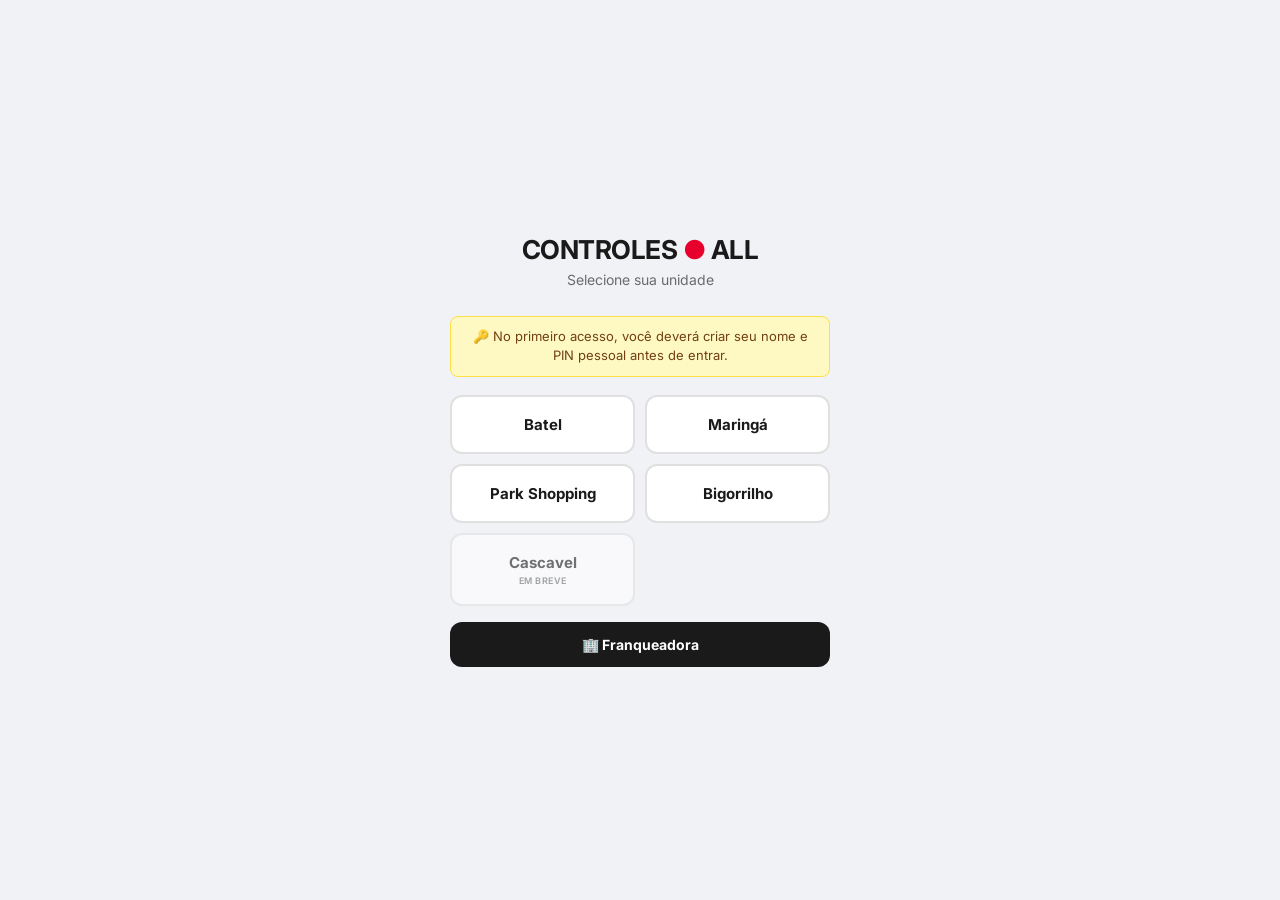
<file: index.html>
<!DOCTYPE html>
<html lang="pt-BR">
<head>
  <meta charset="UTF-8">
  <meta name="viewport" content="width=device-width, initial-scale=1.0, maximum-scale=1.0, user-scalable=no">
  <meta name="apple-mobile-web-app-capable" content="yes">
  <title>Controles All</title>
  <link href="https://fonts.googleapis.com/css2?family=Inter:wght@400;500;600;700&display=swap" rel="stylesheet">
  <link rel="stylesheet" href="inventario.css">
</head>
<body class="login-body">

  <div class="login-container">
    <div class="login-logo">CONTROLES <span>●</span> ALL</div>
    <p class="login-subtitle">Selecione sua unidade</p>

    <div class="login-notice">
      🔑 No primeiro acesso, você deverá criar seu nome e PIN pessoal antes de entrar.
    </div>

    <div class="login-units">
      <button class="login-unit-btn" onclick="selectUnit('batel')">Batel</button>
      <button class="login-unit-btn" onclick="selectUnit('maringa')">Maringá</button>
      <button class="login-unit-btn" onclick="selectUnit('parkshopping')">Park Shopping</button>
      <button class="login-unit-btn" onclick="selectUnit('bigorrilho')">Bigorrilho</button>
      <button class="login-unit-btn login-unit-btn-cascavel" onclick="selectUnit('cascavel')">Cascavel <span class="login-em-breve">Em breve</span></button>
    </div>

    <button class="login-resumo-btn" onclick="selectUnit('global')">🏢 Franqueadora</button>
  </div>

  <!-- Modal: Login com PIN -->
  <div class="inv-overlay" id="pinOverlay">

    <!-- Passo 1: digitar PIN atual -->
    <div class="inv-modal" id="pinModalContent">
      <h2 id="pinTitle">Acesso</h2>
      <p id="pinSubtitle">Digite seu PIN para entrar</p>
      <input class="inv-pin-input" id="pinInput" type="password"
             inputmode="numeric" maxlength="4" autocomplete="off"
             onkeydown="if(event.key==='Enter')doLogin()">
      <button class="inv-modal-btn" onclick="doLogin()">Entrar</button>
      <button class="inv-modal-cancel" onclick="cancelLogin()">↩ Voltar</button>
    </div>

    <!-- Passo 2: criar nome e PIN pessoal (obrigatório se PIN ainda é padrão) -->
    <div class="inv-modal" id="changePinContent" style="display:none">
      <h2 id="changePinTitle">Criar acesso pessoal</h2>
      <p id="changePinSubtitle" style="font-size:13px;color:#666;margin-bottom:16px"></p>
      <div class="nota-field">
        <label>Seu nome</label>
        <input id="newNome" type="text" placeholder="Ex: Bruna" autocomplete="off"
               style="width:100%;padding:10px 12px;border:1.5px solid #e5e7eb;border-radius:8px;font-family:inherit;font-size:15px"
               onkeydown="if(event.key==='Enter')document.getElementById('newPin1').focus()">
      </div>
      <div class="nota-field" style="margin-top:10px">
        <label>Novo PIN (4 dígitos)</label>
        <input class="inv-pin-input" id="newPin1" type="password" inputmode="numeric" maxlength="4" placeholder="••••" autocomplete="off">
      </div>
      <div class="nota-field" style="margin-top:10px">
        <label>Confirmar PIN</label>
        <input class="inv-pin-input" id="newPin2" type="password" inputmode="numeric" maxlength="4" placeholder="••••" autocomplete="off"
               onkeydown="if(event.key==='Enter')saveNewPin()">
      </div>
      <p id="pinChangeError" style="color:#e11d48;font-size:12px;min-height:18px;margin-top:6px"></p>
      <button class="inv-modal-btn" onclick="saveNewPin()">Salvar e Entrar</button>
      <button class="inv-modal-cancel" id="btnSkipPin" onclick="doRedirect()" style="display:none">Agora não</button>
    </div>

  </div>

  <script>
    const SUPABASE_URL = 'https://nhuotdwfzowydrjeyttc.supabase.co';
    const SUPABASE_KEY = 'eyJhbGciOiJIUzI1NiIsInR5cCI6IkpXVCJ9.eyJpc3MiOiJzdXBhYmFzZSIsInJlZiI6Im5odW90ZHdmem93eWRyamV5dHRjIiwicm9sZSI6ImFub24iLCJpYXQiOjE3ODA0MTM2NDAsImV4cCI6MjA5NTk4OTY0MH0.JovSWvkJ5OdX1tauz7sYOuyDIm1Mbcx5gJF8Zb20oe4';

    const DEFAULT_PINS = ['1111','2222','1234'];

    let UNIT_ADMINS = {
      global:       [{ nome: 'Kauê',    pin: '1234' }],
      batel:        [{ nome: 'Admin 1', pin: '1111' }, { nome: 'Admin 2', pin: '2222' }, { nome: 'Kauê', pin: '1234' }],
      maringa:      [{ nome: 'Admin 1', pin: '1111' }, { nome: 'Admin 2', pin: '2222' }],
      parkshopping: [{ nome: 'Admin 1', pin: '1111' }, { nome: 'Admin 2', pin: '2222' }],
      bigorrilho:   [{ nome: 'Admin 1', pin: '1111' }, { nome: 'Admin 2', pin: '2222' }],
      cascavel:     [{ nome: 'Admin 1', pin: '1111' }, { nome: 'Admin 2', pin: '2222' }],
    };
    const UNIT_LABELS = {
      batel:'Batel', maringa:'Maringá', parkshopping:'Park Shopping',
      bigorrilho:'Bigorrilho', cascavel:'Cascavel', global:'Painel Geral'
    };

    let selectedUnit = null;
    let loggedAdmin  = null;

    async function loadPins() {
      try {
        const r = await fetch(
          `${SUPABASE_URL}/rest/v1/inventario_dados?chave=eq.config_pins&select=estado`,
          { headers: { apikey: SUPABASE_KEY, Authorization: `Bearer ${SUPABASE_KEY}` } }
        );
        const rows = await r.json();
        if (rows?.[0]?.estado) Object.assign(UNIT_ADMINS, rows[0].estado);
      } catch(e) {}
    }

    async function savePins() {
      const body = JSON.stringify({ chave: 'config_pins', estado: UNIT_ADMINS });
      await fetch(`${SUPABASE_URL}/rest/v1/inventario_dados`, {
        method: 'POST',
        headers: {
          apikey: SUPABASE_KEY, Authorization: `Bearer ${SUPABASE_KEY}`,
          'Content-Type': 'application/json', Prefer: 'resolution=merge-duplicates'
        },
        body
      });
    }

    loadPins();

    function selectUnit(unit) {
      selectedUnit = unit;
      document.getElementById('pinTitle').textContent = UNIT_LABELS[unit] || unit;
      document.getElementById('pinSubtitle').textContent = 'Digite seu PIN para entrar';
      document.getElementById('pinInput').value = '';
      document.getElementById('pinInput').classList.remove('error');
      showModal('pinModalContent');
      document.getElementById('pinOverlay').classList.add('open');
      setTimeout(() => document.getElementById('pinInput').focus(), 100);
    }

    function doLogin() {
      const pin    = document.getElementById('pinInput').value;
      const admins = UNIT_ADMINS[selectedUnit] || [];
      const admin  = admins.find(a => a.pin === pin);

      if (admin) {
        loggedAdmin = admin;
        const isGlobal = selectedUnit === 'global';
        sessionStorage.setItem('inv_session', JSON.stringify({
          nome: admin.nome, unidade: isGlobal ? null : selectedUnit,
          isAdmin: true, isGlobal
        }));

        const isPinDefault = DEFAULT_PINS.includes(admin.pin);
        if (!isPinDefault) {
          // PIN já personalizado: entra direto
          doRedirect();
          return;
        }

        // PIN padrão: troca obrigatória antes de entrar
        document.getElementById('changePinTitle').textContent = 'Criar acesso pessoal';
        document.getElementById('changePinSubtitle').textContent =
          'Antes de entrar, defina seu nome e escolha um PIN pessoal.';
        document.getElementById('btnSkipPin').style.display = 'none';
        document.getElementById('newNome').value = '';
        document.getElementById('newPin1').value = '';
        document.getElementById('newPin2').value = '';
        document.getElementById('pinChangeError').textContent = '';
        document.getElementById('pinChangeError').style.color = '#e11d48';
        showModal('changePinContent');
        setTimeout(() => document.getElementById('newNome').focus(), 100);
      } else {
        const inp = document.getElementById('pinInput');
        inp.classList.add('error');
        inp.value = '';
        setTimeout(() => inp.classList.remove('error'), 400);
      }
    }

    function doRedirect() {
      const isGlobal = selectedUnit === 'global';
      window.location.href = isGlobal ? 'resumo.html' : 'inventario.html?u=' + selectedUnit;
    }

    async function saveNewPin() {
      const nome = document.getElementById('newNome').value.trim();
      const p1   = document.getElementById('newPin1').value;
      const p2   = document.getElementById('newPin2').value;
      const err  = document.getElementById('pinChangeError');

      if (!nome)                { err.textContent = 'Digite seu nome'; return; }
      if (p1.length < 4)       { err.textContent = 'PIN deve ter 4 dígitos'; return; }
      if (p1 !== p2)           { err.textContent = 'Os PINs não coincidem'; return; }
      if (!/^\d{4}$/.test(p1)) { err.textContent = 'Use apenas números'; return; }
      if (DEFAULT_PINS.includes(p1)) { err.textContent = 'Escolha um PIN diferente do padrão'; return; }

      const admins = UNIT_ADMINS[selectedUnit] || [];
      const idx = admins.findIndex(a => a.nome === loggedAdmin.nome);
      if (idx !== -1) { admins[idx].pin = p1; admins[idx].nome = nome; }

      const session = JSON.parse(sessionStorage.getItem('inv_session') || '{}');
      session.nome = nome;
      sessionStorage.setItem('inv_session', JSON.stringify(session));

      await savePins();
      err.style.color = '#16a34a';
      err.textContent = `Tudo certo, ${nome}! Entrando...`;
      setTimeout(doRedirect, 1000);
    }

    function cancelLogin() {
      document.getElementById('pinOverlay').classList.remove('open');
      selectedUnit = null;
      loggedAdmin  = null;
    }

    function showModal(id) {
      ['pinModalContent','changePinContent'].forEach(m => {
        document.getElementById(m).style.display = m === id ? 'block' : 'none';
      });
    }
  </script>

  <style>
    .login-notice {
      background: #fef9c3;
      border: 1px solid #fde047;
      color: #713f12;
      font-size: 13px;
      line-height: 1.5;
      padding: 10px 14px;
      border-radius: 8px;
      margin-bottom: 18px;
      text-align: center;
    }
  </style>
</body>
</html>
</file>
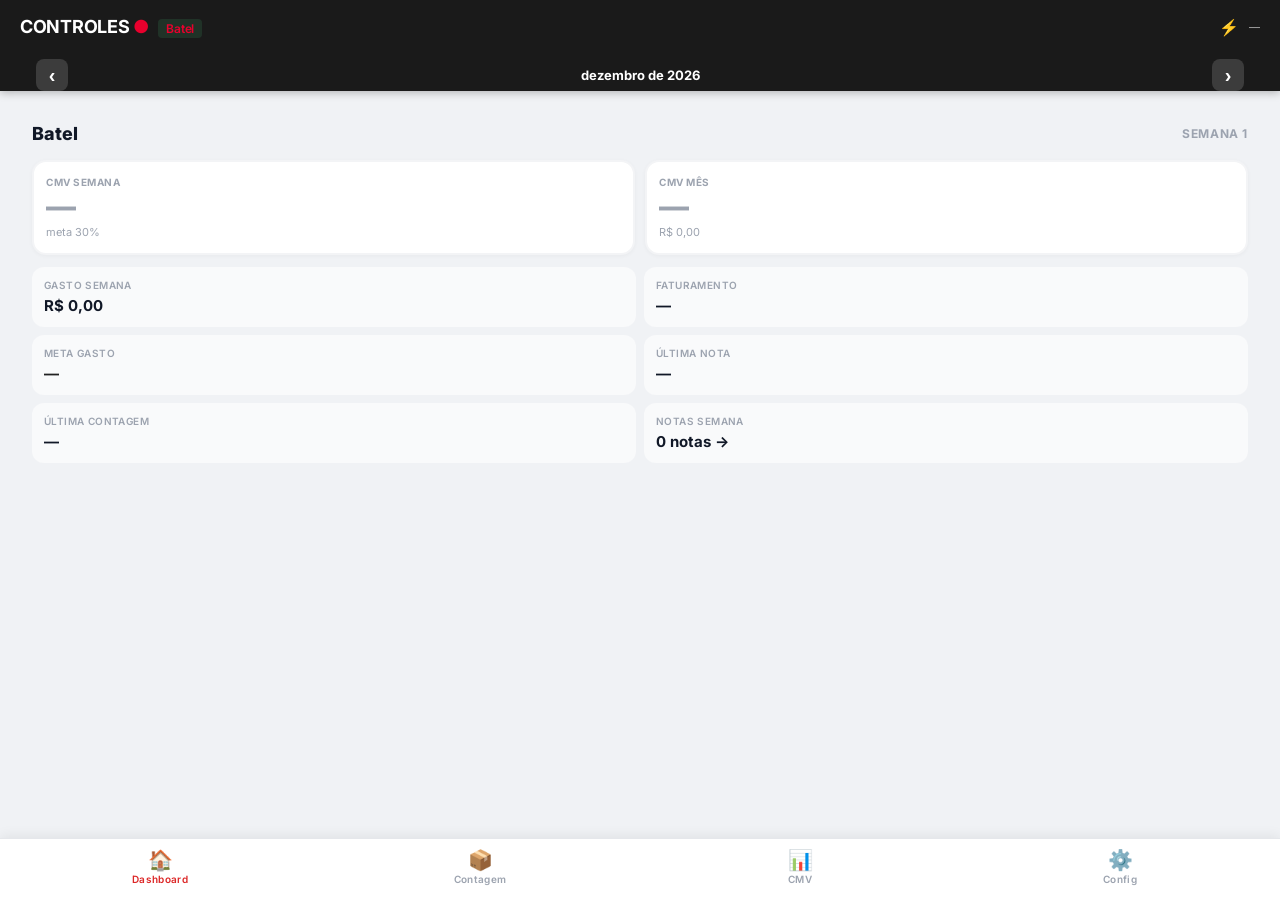
<file: inventario.html>
<!DOCTYPE html>
<html lang="pt-BR">
<head>
  <meta charset="UTF-8">
  <meta name="viewport" content="width=device-width, initial-scale=1.0, maximum-scale=1.0, user-scalable=no">
  <meta name="apple-mobile-web-app-capable" content="yes">
  <meta name="apple-mobile-web-app-status-bar-style" content="black-translucent">
  <title>Controles Estoque</title>
  <link rel="preconnect" href="https://fonts.googleapis.com">
  <link href="https://fonts.googleapis.com/css2?family=Inter:wght@400;500;600;700&display=swap" rel="stylesheet">
  <link rel="stylesheet" href="inventario.css?v=6">
</head>
<body>

  <!-- Header sticky: título + CMV + semanas + tabs -->
  <header class="inv-header">
    <div class="inv-header-top">
      <div class="inv-logo">CONTROLES <span>●</span> <span class="inv-unit-badge" id="invUnitName"></span></div>
      <div style="display:flex;align-items:center;gap:10px">
        <span id="invCloudStatus" title="Status da nuvem" style="font-size:16px;cursor:default">◌</span>
        <div class="inv-saved" id="invSaved">—</div>
        <button id="invLogoutBtn" class="inv-logout-btn-hdr" style="display:none" onclick="logout()">Sair</button>
      </div>
    </div>

    <!-- Seletor de semana (dentro do header) -->
    <div class="inv-week-bar-inner">
      <button class="inv-week-nav-btn" onclick="prevWeek()">‹</button>
      <span id="invWeekLabel" class="inv-week-month-label"></span>
      <button class="inv-week-nav-btn" onclick="nextWeek()">›</button>
    </div>

    <nav class="inv-tabs" id="invTabs">
      <!-- tabs injected by JS -->
    </nav>
    <div class="inv-search-bar">
      <span class="inv-search-icon">🔍</span>
      <input id="invSearch" type="text" placeholder="Pesquisar insumo..."
        autocomplete="off" oninput="filterInventory(this.value)">
      <button id="invSearchClear" onclick="clearInventorySearch()" style="display:none">✕</button>
    </div>
  </header>

  <!-- Modal: Configurar CMV (admin, PIN protegido) -->
  <div class="inv-overlay" id="invCMVConfigOverlay">
    <div class="inv-modal">
      <h2>Configurar CMV</h2>
      <p id="cmvConfigSemRef" style="font-weight:600;color:#444;margin-bottom:16px">—</p>
      <div class="nota-field">
        <label>Faturamento</label>
        <div class="cmv-input-wrap">
          <span class="cmv-prefix">R$</span>
          <input type="number" inputmode="decimal" id="cmvFaturamento" placeholder="0,00" oninput="onCMVConfigChange()">
        </div>
      </div>
      <div class="nota-field">
        <label>Meta CMV (%)</label>
        <div class="cmv-input-wrap">
          <input type="number" inputmode="decimal" id="cmvMetaPct" placeholder="30" min="1" max="100" oninput="onCMVConfigChange()">
          <span class="cmv-suffix">%</span>
        </div>
      </div>
      <div id="cmvConfigResult" class="cmv-meta-result" style="margin-bottom:16px"></div>
      <button class="inv-modal-btn" onclick="closeCMVConfig()">Salvar e Fechar</button>
    </div>
  </div>

  <!-- Views container -->
  <main class="inv-sections" id="invSections">
    <!-- Dashboard view -->
    <div class="inv-view" id="view-dashboard">
      <div id="dashboardContent"></div>
    </div>

    <!-- Contagem view: existing sections injected by JS go here -->
    <div class="inv-view" id="view-contagem" style="display:none">
      <!-- sections injected by JS -->
    </div>

    <!-- CMV view -->
    <div class="inv-view" id="view-cmv" style="display:none">
      <div id="cmvPanel" class="cmv-top-panel"></div>
      <div id="cmvViewContent"></div>
    </div>

    <!-- Config view -->
    <div class="inv-view" id="view-config" style="display:none">
      <div id="configViewContent"></div>
    </div>
  </main>

  <!-- Toast -->
  <div class="inv-toast" id="invToast">Salvo ✓</div>

  <!-- PIN Modal -->
  <div class="inv-overlay" id="invOverlay">
    <div class="inv-modal">
      <h2>Área do Gestor</h2>
      <p>Digite o PIN para acessar o resumo</p>
      <input class="inv-pin-input" id="invPin" type="password"
             inputmode="numeric" maxlength="4" autocomplete="off"
             onkeydown="if(event.key==='Enter')checkPin()">
      <button class="inv-modal-btn" onclick="checkPin()">Entrar</button>
      <button class="inv-modal-cancel" onclick="closePin()">Cancelar</button>
    </div>
  </div>

  <!-- Input oculto para câmera/foto de NF -->
  <input type="file" accept="image/*" capture="environment" id="nfCamera"
         style="display:none" onchange="handleNFPhoto(this)">

  <!-- Modal: Revisão de NF lida por foto -->
  <div class="inv-overlay" id="invNFReviewOverlay">
    <div class="inv-modal nf-review-modal">
      <h2>Leitura de Nota Fiscal</h2>
      <div id="nfReviewLoading" style="text-align:center;padding:24px 0">
        <div class="nf-spinner"></div>
        <p style="margin-top:14px;color:#666;font-size:13px">Lendo a nota com IA...</p>
      </div>
      <div id="nfReviewContent" style="display:none">
        <div class="nota-field">
          <label>Fornecedor</label>
          <input id="nfRevFornecedor" type="text" placeholder="Nome do fornecedor" autocomplete="off"
                 oninput="autoFillLinha('nfRevLinha', this.value)">
        </div>
        <div class="nota-field">
          <label>Linha de produto</label>
          <select id="nfRevLinha" class="inv-select-linha"></select>
        </div>
        <div class="nota-field">
          <label>Data</label>
          <input id="nfRevData" type="date">
        </div>
        <p style="font-size:11px;font-weight:700;color:#6b7280;text-transform:uppercase;letter-spacing:0.5px;margin:12px 0 8px">
          Itens encontrados — selecione o item correspondente
        </p>
        <div style="position:relative;margin-bottom:8px">
          <span style="position:absolute;left:10px;top:50%;transform:translateY(-50%);font-size:14px;color:#9ca3af">🔍</span>
          <input id="nfItemSearch" type="text" placeholder="Pesquisar item..."
            style="width:100%;box-sizing:border-box;padding:8px 10px 8px 32px;border:1.5px solid #e5e7eb;border-radius:8px;font-size:13px;font-family:inherit"
            oninput="renderNFItems()">
        </div>
        <div class="nf-items-list" id="nfItemsList"></div>
        <button class="nf-add-item-btn" onclick="addNFManualItem()">+ Adicionar item</button>
        <div class="nf-total">Total incluído: <strong id="nfTotalConfirmado">R$ 0,00</strong></div>
        <button class="inv-modal-btn" onclick="confirmNFItems()">✓ Confirmar e Salvar</button>
        <button class="inv-modal-cancel" onclick="closeNFReview()">Cancelar</button>
      </div>
    </div>
  </div>

  <!-- Modal: Adicionar Nota Fiscal (mantido para fallback) -->
  <div class="inv-overlay" id="invNotaOverlay">
    <div class="inv-modal">
      <h2>Nota Fiscal</h2>
      <p>Preencha os dados da nota recebida</p>
      <div class="nota-field">
        <label>Fornecedor</label>
        <input id="notaFornecedor" type="text" placeholder="Nome do fornecedor"
               autocomplete="off" oninput="autoFillLinha('notaLinha', this.value)"
               onkeydown="if(event.key==='Enter')document.getElementById('notaValor').focus()">
      </div>
      <div class="nota-field">
        <label>Linha de produto</label>
        <select id="notaLinha" class="inv-select-linha"></select>
      </div>
      <div class="nota-field">
        <label>Valor (R$)</label>
        <input id="notaValor" type="number" inputmode="decimal" placeholder="0,00" min="0" step="0.01"
               onkeydown="if(event.key==='Enter')saveNota()">
      </div>
      <div class="nota-field">
        <label>Data</label>
        <input id="notaData" type="date">
      </div>
      <button class="inv-modal-btn" onclick="saveNota()">Salvar Nota</button>
      <button class="inv-modal-cancel" onclick="closeAddNota()">Cancelar</button>
    </div>
  </div>

  <!-- Modal: Adicionar Item (admin) -->
  <div class="inv-overlay" id="invAddItemOverlay">
    <div class="inv-modal">
      <h2>Incluir Insumo</h2>
      <p id="addItemGroupLabel" style="font-weight:600;color:#444">Grupo: —</p>
      <div class="nota-field">
        <label>Nome do insumo</label>
        <input id="addItemName" type="text" placeholder="Ex: Molho Pomodoro"
               autocomplete="off" onkeydown="if(event.key==='Enter')document.getElementById('addItemUnit').focus()">
      </div>
      <div class="nota-field">
        <label>Unidade</label>
        <input id="addItemUnit" type="text" placeholder="un, kg, lt, cx, pct..."
               autocomplete="off" onkeydown="if(event.key==='Enter')saveNewItem()">
      </div>
      <button class="inv-modal-btn" onclick="saveNewItem()">Incluir Insumo</button>
      <button class="inv-modal-cancel" onclick="closeAddItem()">Cancelar</button>
    </div>
  </div>

  <!-- Modal: Gerenciar Linhas de Produto (admin) -->
  <div class="inv-overlay" id="invLinhasOverlay">
    <div class="inv-modal">
      <h2>Linhas de Produto</h2>
      <p style="font-size:13px;color:#666;margin-bottom:14px">Categorias para classificar suas notas fiscais.</p>
      <div id="linhasList" style="margin-bottom:12px"></div>
      <div style="display:flex;gap:8px">
        <input id="novaLinhaInput" type="text" placeholder="Nova linha..." autocomplete="off"
               style="flex:1;padding:9px 12px;border:1.5px solid #e5e7eb;border-radius:8px;font-family:inherit;font-size:14px"
               onkeydown="if(event.key==='Enter')addLinha()">
        <button class="inv-modal-btn" style="flex:0;padding:9px 16px" onclick="addLinha()">+ Adicionar</button>
      </div>
      <button class="inv-modal-cancel" onclick="closeLinhas()" style="margin-top:12px">Fechar</button>
    </div>
  </div>

  <!-- Modal: Configurar chave Gemini (admin) -->
  <div class="inv-overlay" id="invGeminiKeyOverlay">
    <div class="inv-modal">
      <h2>Chave Gemini (IA)</h2>
      <p style="font-size:13px;color:#666;margin-bottom:16px">A chave fica salva só neste dispositivo e nunca vai para o código.</p>
      <div class="nota-field">
        <label>API Key</label>
        <input id="geminiKeyInput" type="text" placeholder="AQ.Ab... ou AIzaSy..."
               autocomplete="off" style="font-size:13px;font-family:monospace"
               onkeydown="if(event.key==='Enter')saveGeminiKey()">
      </div>
      <div id="geminiKeyTestResult" style="display:none;margin:8px 0;padding:10px;background:#fef2f2;border:1px solid #fca5a5;border-radius:8px;font-size:11px;font-family:monospace;color:#7f1d1d;word-break:break-all;white-space:pre-wrap"></div>
      <div style="display:flex;gap:8px;margin-top:4px">
        <button id="btnTestGeminiKey" class="inv-modal-cancel" style="flex:1" onclick="testGeminiKey()">🔍 Testar chave</button>
        <button class="inv-modal-btn" style="flex:1" onclick="saveGeminiKey()">Salvar Chave</button>
      </div>
      <button class="inv-modal-cancel" onclick="closeGeminiKeyModal()" style="margin-top:8px">Cancelar</button>
    </div>
  </div>

  <!-- Modal: Editar nota -->
  <div class="inv-overlay" id="invEditNotaOverlay">
    <div class="inv-modal">
      <h2>Editar Nota</h2>
      <input type="hidden" id="editNotaId">
      <div class="nota-field">
        <label>Fornecedor</label>
        <input id="editNotaFornecedor" type="text" autocomplete="off"
               style="width:100%;padding:10px 12px;border:1.5px solid #e5e7eb;border-radius:8px;font-family:inherit;font-size:15px">
      </div>
      <div class="nota-field" style="margin-top:10px">
        <label>Linha de produto</label>
        <select id="editNotaLinha" class="inv-select-linha"></select>
      </div>
      <div class="nota-field" style="margin-top:10px">
        <label>Valor (R$)</label>
        <input id="editNotaValor" type="number" inputmode="decimal" step="0.01"
               style="width:100%;padding:10px 12px;border:1.5px solid #e5e7eb;border-radius:8px;font-family:inherit;font-size:15px"
               onkeydown="if(event.key==='Enter')saveEditNota()">
      </div>
      <div class="nota-field" style="margin-top:10px">
        <label>Data</label>
        <input id="editNotaData" type="date"
               style="width:100%;padding:10px 12px;border:1.5px solid #e5e7eb;border-radius:8px;font-family:inherit;font-size:15px">
      </div>
      <button class="inv-modal-btn" style="margin-top:14px" onclick="saveEditNota()">Salvar</button>
      <button class="inv-modal-cancel" onclick="closeEditNota()">Cancelar</button>
    </div>
  </div>

  <!-- Modal: Cadastrar insumo a partir de NF -->
  <div class="inv-overlay" id="invNFAddItemOverlay">
    <div class="inv-modal">
      <h2>Cadastrar Insumo</h2>
      <input type="hidden" id="nfAddItemId">
      <div class="nota-field">
        <label>Nome do insumo</label>
        <input id="nfAddItemName" type="text" placeholder="Nome" autocomplete="off"
               style="width:100%;padding:10px 12px;border:1.5px solid #e5e7eb;border-radius:8px;font-family:inherit;font-size:15px">
      </div>
      <div class="nota-field" style="margin-top:10px">
        <label>Seção</label>
        <select id="nfAddItemSection" class="inv-select-linha" onchange="updateNFAddGroups()"></select>
      </div>
      <div class="nota-field" style="margin-top:10px">
        <label>Grupo</label>
        <select id="nfAddItemGroup" class="inv-select-linha"></select>
      </div>
      <div class="nota-field" style="margin-top:10px">
        <label>Unidade</label>
        <input id="nfAddItemUnit" type="text" placeholder="un, kg, lt, cx..." autocomplete="off"
               style="width:100%;padding:10px 12px;border:1.5px solid #e5e7eb;border-radius:8px;font-family:inherit;font-size:15px"
               onkeydown="if(event.key==='Enter')saveNFAddItem()">
      </div>
      <button class="inv-modal-btn" style="margin-top:14px" onclick="saveNFAddItem()">Salvar e Vincular</button>
      <button class="inv-modal-cancel" onclick="closeNFAddItem()">Cancelar</button>
    </div>
  </div>

  <!-- Modal: Trocar PIN (admin) -->
  <div class="inv-overlay" id="invTrocarPinOverlay">
    <div class="inv-modal">
      <h2>Trocar meu PIN</h2>
      <p style="font-size:13px;color:#666;margin-bottom:16px">Defina seu nome e PIN pessoal</p>
      <div class="nota-field">
        <label>Seu nome</label>
        <input id="tpNome" type="text" placeholder="Ex: Bruna" autocomplete="off"
               style="width:100%;padding:10px 12px;border:1.5px solid #e5e7eb;border-radius:8px;font-family:inherit;font-size:15px"
               onkeydown="if(event.key==='Enter')document.getElementById('tpPin1').focus()">
      </div>
      <div class="nota-field" style="margin-top:10px">
        <label>Novo PIN (4 dígitos)</label>
        <input class="inv-pin-input" id="tpPin1" type="password" inputmode="numeric" maxlength="4" placeholder="••••" autocomplete="off">
      </div>
      <div class="nota-field" style="margin-top:10px">
        <label>Confirmar PIN</label>
        <input class="inv-pin-input" id="tpPin2" type="password" inputmode="numeric" maxlength="4" placeholder="••••" autocomplete="off"
               onkeydown="if(event.key==='Enter')saveTrocarPin()">
      </div>
      <p id="tpError" style="color:#e11d48;font-size:12px;min-height:18px;margin-top:6px"></p>
      <button class="inv-modal-btn" onclick="saveTrocarPin()">Salvar</button>
      <button class="inv-modal-cancel" onclick="closeTrocarPin()">Cancelar</button>
    </div>
  </div>

  <!-- Bottom Navigation Bar -->
  <nav class="app-bottom-nav" id="appBottomNav">
    <button class="app-nav-item active" data-view="dashboard" onclick="switchView('dashboard')">
      <span class="app-nav-icon">🏠</span>
      <span class="app-nav-label">Dashboard</span>
    </button>
    <button class="app-nav-item" data-view="contagem" onclick="switchView('contagem')">
      <span class="app-nav-icon">📦</span>
      <span class="app-nav-label">Contagem</span>
    </button>
    <button class="app-nav-item" data-view="cmv" onclick="switchView('cmv')">
      <span class="app-nav-icon">📊</span>
      <span class="app-nav-label">CMV</span>
    </button>
    <button class="app-nav-item" data-view="config" onclick="switchView('config')">
      <span class="app-nav-icon">⚙️</span>
      <span class="app-nav-label">Config</span>
    </button>
  </nav>

  <script src="inventario.js?v=6"></script>
</body>
</html>
</file>
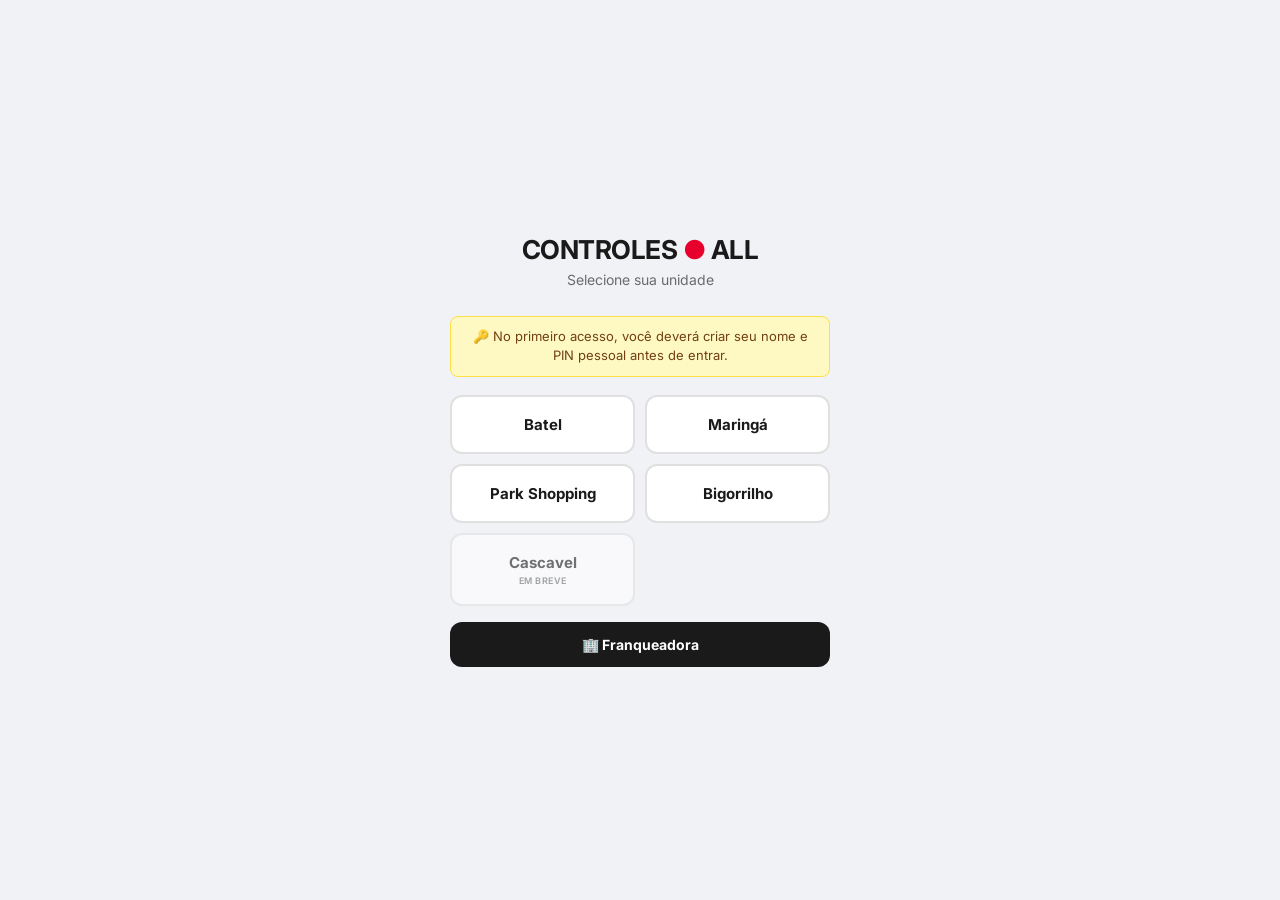
<file: resumo.html>
<!DOCTYPE html>
<html lang="pt-BR">
<head>
  <meta charset="UTF-8">
  <meta name="viewport" content="width=device-width, initial-scale=1.0, maximum-scale=1.0, user-scalable=no">
  <meta name="apple-mobile-web-app-capable" content="yes">
  <title>Franqueadora — Controles All</title>
  <link href="https://fonts.googleapis.com/css2?family=Inter:wght@400;500;600;700&display=swap" rel="stylesheet">
  <link rel="stylesheet" href="inventario.css">
  <style>
    *, *::before, *::after { box-sizing: border-box; margin: 0; padding: 0; }
    body { background: #f1f5f9; font-family: 'Inter', sans-serif; }

    /* ── Header ── */
    .r-header {
      background: #1e293b; color: #fff;
      display: flex; align-items: center; justify-content: space-between;
      padding: 14px 16px;
      position: sticky; top: 0; z-index: 10;
    }
    .r-logo { font-size: 14px; font-weight: 700; letter-spacing: .8px; }
    .r-logo span { color: #4ade80; }
    .r-logout { background: rgba(255,255,255,.12); border: none; color: #fff;
      font-size: 13px; padding: 5px 12px; border-radius: 6px; cursor: pointer; }

    /* ── Main ── */
    .r-main { padding: 14px 12px 32px; max-width: 900px; margin: 0 auto; }

    /* ── Título de seção ── */
    .r-section { font-size: 10px; font-weight: 700; color: #94a3b8;
      text-transform: uppercase; letter-spacing: .7px; margin: 16px 0 8px; }

    /* ── Card resumo geral (topo) ── */
    .r-summary {
      background: #1e293b; border-radius: 14px; padding: 16px;
      display: grid; grid-template-columns: 1fr 1fr; gap: 10px;
      margin-bottom: 6px;
    }
    .r-sum-block { background: rgba(255,255,255,.07); border-radius: 10px; padding: 12px 14px; }
    .r-sum-title { font-size: 10px; font-weight: 700; color: #94a3b8;
      text-transform: uppercase; letter-spacing: .6px; margin-bottom: 6px; }
    .r-sum-big { font-size: 26px; font-weight: 800; line-height: 1; }
    .r-sum-sub { font-size: 11px; color: #94a3b8; margin-top: 4px; }
    .r-sum-row { display: flex; gap: 10px; margin-top: 8px; }
    .r-sum-item { flex: 1; }
    .r-sum-item-label { font-size: 9px; color: #64748b; text-transform: uppercase; font-weight: 600; }
    .r-sum-item-val   { font-size: 13px; font-weight: 700; color: #e2e8f0; }

    /* ── Card de unidade ── */
    .r-unit-card {
      background: #fff; border-radius: 14px;
      border: 1px solid #e2e8f0; margin-bottom: 10px; overflow: hidden;
    }
    .r-unit-head {
      display: flex; align-items: center; justify-content: space-between;
      padding: 12px 14px 10px; border-bottom: 1px solid #f1f5f9;
    }
    .r-unit-nome { font-size: 15px; font-weight: 700; color: #1e293b; }
    .r-unit-link { font-size: 12px; color: #3b82f6; font-weight: 600; text-decoration: none; }

    /* ── CMV Mensal destaque ── */
    .r-monthly {
      display: flex; align-items: center; justify-content: space-between;
      padding: 10px 14px; background: #f8fafc; border-bottom: 1px solid #f1f5f9;
    }
    .r-monthly-left { }
    .r-monthly-label { font-size: 10px; font-weight: 700; color: #64748b; text-transform: uppercase; }
    .r-monthly-sub   { font-size: 10px; color: #94a3b8; margin-top: 1px; }
    .r-monthly-nums  { display: flex; align-items: baseline; gap: 8px; }
    .r-monthly-real  { font-size: 22px; font-weight: 800; }
    .r-monthly-meta  { font-size: 12px; color: #94a3b8; }

    /* ── Semanas ── */
    .r-weeks { padding: 10px 14px 14px; }
    .r-weeks-title { font-size: 10px; font-weight: 700; color: #64748b;
      text-transform: uppercase; letter-spacing: .5px; margin-bottom: 8px; }
    .r-week-row { margin-bottom: 8px; }
    .r-week-row:last-child { margin-bottom: 0; }
    .r-week-info {
      display: flex; justify-content: space-between; align-items: center;
      margin-bottom: 3px;
    }
    .r-week-name { font-size: 11px; font-weight: 600; color: #475569; }
    .r-week-stats { display: flex; gap: 10px; }
    .r-week-stat  { font-size: 11px; color: #64748b; }
    .r-week-stat strong { color: #1e293b; }
    .r-week-bar-bg { height: 6px; background: #e2e8f0; border-radius: 3px; overflow: hidden; }
    .r-week-bar-fill { height: 100%; border-radius: 3px; transition: width .4s; }
    .r-week-empty { font-size: 11px; color: #cbd5e1; font-style: italic; }

    /* ── Datas ── */
    .r-dates {
      display: flex; gap: 6px;
      padding: 8px 14px 12px; border-top: 1px solid #f1f5f9;
    }
    .r-date-chip { flex: 1; background: #f8fafc; border-radius: 8px; padding: 6px 8px; }
    .r-date-chip.alert { background: #fef2f2; }
    .r-date-chip.good  { background: #f0fdf4; }
    .r-date-label { font-size: 9px; font-weight: 700; color: #64748b; text-transform: uppercase; }
    .r-date-val   { font-size: 12px; font-weight: 700; color: #1e293b; margin-top: 2px; }
    .r-date-val.old { color: #ef4444; }
    .r-date-val.ok  { color: #16a34a; }
    .r-date-sub   { font-size: 9px; color: #94a3b8; }

    /* ── Sem dados ── */
    .r-no-data { padding: 12px 14px; color: #94a3b8; font-size: 12px; }

    @media (max-width: 480px) {
      .r-summary { grid-template-columns: 1fr; }
      .r-week-stats { gap: 6px; }
    }
  </style>
</head>
<body>

  <div class="r-header">
    <div class="r-logo">CONTROLES <span>●</span> ALL &nbsp;·&nbsp; Franqueadora</div>
    <button class="r-logout" onclick="logout()">Sair</button>
  </div>

  <main class="r-main">
    <div id="unitsBlock">
      <p style="color:#94a3b8;text-align:center;padding:32px 0">Carregando...</p>
    </div>
  </main>

  <script>
    const SUPABASE_URL = 'https://nhuotdwfzowydrjeyttc.supabase.co';
    const SUPABASE_KEY = 'eyJhbGciOiJIUzI1NiIsInR5cCI6IkpXVCJ9.eyJpc3MiOiJzdXBhYmFzZSIsInJlZiI6Im5odW90ZHdmem93eWRyamV5dHRjIiwicm9sZSI6ImFub24iLCJpYXQiOjE3ODA0MTM2NDAsImV4cCI6MjA5NTk4OTY0MH0.JovSWvkJ5OdX1tauz7sYOuyDIm1Mbcx5gJF8Zb20oe4';
    const UNITS       = ['batel','maringa','parkshopping','bigorrilho','cascavel'];
    const UNIT_LABELS = { batel:'Batel', maringa:'Maringá', parkshopping:'Park Shopping', bigorrilho:'Bigorrilho', cascavel:'Cascavel' };

    let session = null;
    try { session = JSON.parse(sessionStorage.getItem('inv_session') || 'null'); } catch(e) {}
    if (!session || !session.isGlobal) { window.location.href = 'index.html'; }

    function logout() { sessionStorage.removeItem('inv_session'); window.location.href = 'index.html'; }

    /* ── Helpers ── */
    function fmtR(n) {
      if (n == null || isNaN(n)) return '—';
      return 'R$ ' + Number(n).toLocaleString('pt-BR', { minimumFractionDigits: 0, maximumFractionDigits: 0 });
    }
    function fmtDate(iso) {
      if (!iso) return '—';
      const d = new Date(iso);
      if (isNaN(d)) return '—';
      return d.toLocaleDateString('pt-BR', { day:'2-digit', month:'2-digit' });
    }
    function daysSince(iso) {
      if (!iso) return null;
      return Math.floor((Date.now() - new Date(iso).getTime()) / 86400000);
    }
    function cmvColor(real, meta) {
      if (real == null) return '#94a3b8';
      const r = real / (meta || 30);
      return r >= 1 ? '#ef4444' : r >= 0.85 ? '#f59e0b' : '#22c55e';
    }

    /* ── Calcula métricas por unidade ── */
    function calcUnit(data) {
      const cmv = data?.cmv || {};
      const weeks = [];
      let monthFat = 0, monthGasto = 0, monthCount = 0, monthMetaSum = 0;

      for (let w = 1; w <= 4; w++) {
        const d     = cmv['semana_' + w] || {};
        const fat   = d.faturamento || 0;
        const meta  = d.meta_pct || 30;
        const notas = d.notas || [];
        const gasto = notas.reduce((s, n) => s + (n.valor || 0), 0);
        const real  = fat > 0 ? (gasto / fat) * 100 : null;
        const metaV = fat > 0 ? fat * meta / 100 : null;
        const prog  = metaV ? Math.min(gasto / metaV * 100, 100) : 0;
        weeks.push({ w, fat, meta, gasto, real, metaV, prog, notas });
        if (fat > 0) {
          monthFat   += fat;
          monthGasto += gasto;
          monthMetaSum += meta;
          monthCount++;
        }
      }

      const monthReal = monthFat > 0 ? (monthGasto / monthFat) * 100 : null;
      const monthMeta = monthCount > 0 ? monthMetaSum / monthCount : 30;

      // Última NF
      let lastNF = null;
      for (const wk of weeks) {
        for (const n of wk.notas) {
          if (n.data && (!lastNF || n.data > lastNF)) lastNF = n.data;
        }
      }

      return { weeks, monthReal, monthMeta, monthCount, monthFat, monthGasto,
               lastNF, lastCount: data?.lastCountDate || null };
    }

    /* ── Card de unidade ── */
    function unitCard(unit, data) {
      const label = UNIT_LABELS[unit];
      const m     = calcUnit(data);

      const monthColor = cmvColor(m.monthReal, m.monthMeta);

      // Mensal
      const monthHtml = m.monthCount > 0 ? `
        <div class="r-monthly">
          <div class="r-monthly-left">
            <div class="r-monthly-label">CMV Mensal</div>
            <div class="r-monthly-sub">${m.monthCount} sem. com faturamento · Gasto ${fmtR(m.monthGasto)}</div>
          </div>
          <div class="r-monthly-nums">
            <span class="r-monthly-real" style="color:${monthColor}">${m.monthReal.toFixed(1)}%</span>
            <span class="r-monthly-meta">meta ${m.monthMeta.toFixed(0)}%</span>
          </div>
        </div>` : `<div class="r-no-data">Sem faturamento registrado</div>`;

      // Semanas
      const weeksHtml = m.weeks.map(wk => {
        if (wk.fat === 0) return `
          <div class="r-week-row">
            <div class="r-week-info">
              <span class="r-week-name">Sem. ${wk.w}</span>
              <span class="r-week-empty">sem faturamento</span>
            </div>
          </div>`;
        const col = cmvColor(wk.real, wk.meta);
        return `
          <div class="r-week-row">
            <div class="r-week-info">
              <span class="r-week-name">Sem. ${wk.w}</span>
              <div class="r-week-stats">
                <span class="r-week-stat">Gasto <strong>${fmtR(wk.gasto)}</strong></span>
                <span class="r-week-stat">CMV <strong style="color:${col}">${wk.real.toFixed(1)}%</strong> <span style="color:#94a3b8">/ ${wk.meta}%</span></span>
              </div>
            </div>
            <div class="r-week-bar-bg">
              <div class="r-week-bar-fill" style="width:${wk.prog.toFixed(1)}%;background:${col}"></div>
            </div>
          </div>`;
      }).join('');

      // Datas
      const nfDays  = m.lastNF  ? daysSince(m.lastNF + 'T12:00:00') : null;
      const cntDays = daysSince(m.lastCount);
      const nfChip  = nfDays  != null && nfDays  > 14 ? 'alert' : nfDays  != null ? 'good' : '';
      const cntChip = cntDays != null && cntDays > 10 ? 'alert' : cntDays != null ? 'good' : '';
      const nfCls   = nfDays  != null && nfDays  > 14 ? 'old' : nfDays  != null ? 'ok' : '';
      const cntCls  = cntDays != null && cntDays > 10 ? 'old' : cntDays != null ? 'ok' : '';

      return `
        <div class="r-unit-card">
          <div class="r-unit-head">
            <span class="r-unit-nome">${label}</span>
            <a class="r-unit-link" href="inventario.html?u=${unit}">Abrir →</a>
          </div>
          ${monthHtml}
          <div class="r-weeks">
            <div class="r-weeks-title">Acompanhamento semanal</div>
            ${weeksHtml}
          </div>
          <div class="r-dates">
            <div class="r-date-chip ${nfChip}">
              <div class="r-date-label">Última NF</div>
              <div class="r-date-val ${nfCls}">${m.lastNF ? fmtDate(m.lastNF + 'T12:00:00') : '—'}</div>
              <div class="r-date-sub">${nfDays != null ? nfDays + ' dias atrás' : 'sem registro'}</div>
            </div>
            <div class="r-date-chip ${cntChip}">
              <div class="r-date-label">Última Contagem</div>
              <div class="r-date-val ${cntCls}">${m.lastCount ? fmtDate(m.lastCount) : '—'}</div>
              <div class="r-date-sub">${cntDays != null ? cntDays + ' dias atrás' : 'sem registro'}</div>
            </div>
          </div>
        </div>`;
    }

    /* ── Card resumo geral ── */
    function summaryCard(allData) {
      let totFat = 0, totGasto = 0, metaSum = 0, metaCount = 0;
      const weekTotals = [1,2,3,4].map(w => ({ w, fat: 0, gasto: 0, meta: 0, count: 0 }));

      for (const { data } of allData) {
        const cmv = data?.cmv || {};
        for (let w = 1; w <= 4; w++) {
          const d = cmv['semana_' + w] || {};
          if (!d.faturamento) continue;
          const gasto = (d.notas || []).reduce((s, n) => s + (n.valor || 0), 0);
          totFat   += d.faturamento;
          totGasto += gasto;
          metaSum  += d.meta_pct || 30;
          metaCount++;
          weekTotals[w-1].fat   += d.faturamento;
          weekTotals[w-1].gasto += gasto;
          weekTotals[w-1].meta  += (d.meta_pct || 30);
          weekTotals[w-1].count++;
        }
      }

      const realMensal = totFat > 0 ? (totGasto / totFat) * 100 : null;
      const metaMensal = metaCount > 0 ? metaSum / metaCount : 30;
      const col        = cmvColor(realMensal, metaMensal);

      const weeksHtml = weekTotals.map(wk => {
        if (wk.fat === 0) return `
          <div class="r-week-row">
            <div class="r-week-info">
              <span class="r-week-name" style="color:#94a3b8">Sem. ${wk.w}</span>
              <span class="r-week-empty" style="color:#475569">sem dados</span>
            </div>
          </div>`;
        const real = (wk.gasto / wk.fat) * 100;
        const meta = wk.meta / wk.count;
        const prog = Math.min(wk.gasto / (wk.fat * meta / 100) * 100, 100);
        const c    = cmvColor(real, meta);
        return `
          <div class="r-week-row">
            <div class="r-week-info">
              <span class="r-week-name" style="color:#e2e8f0">Sem. ${wk.w} · ${wk.count} unid.</span>
              <div class="r-week-stats">
                <span class="r-week-stat" style="color:#94a3b8">Fat. <strong style="color:#cbd5e1">${fmtR(wk.fat)}</strong></span>
                <span class="r-week-stat" style="color:#94a3b8">Gasto <strong style="color:#cbd5e1">${fmtR(wk.gasto)}</strong></span>
                <span class="r-week-stat" style="color:#94a3b8">CMV <strong style="color:${c}">${real.toFixed(1)}%</strong> <span style="color:#475569">/ ${meta.toFixed(0)}%</span></span>
              </div>
            </div>
            <div class="r-week-bar-bg" style="background:rgba(255,255,255,.1)">
              <div class="r-week-bar-fill" style="width:${prog.toFixed(1)}%;background:${c}"></div>
            </div>
          </div>`;
      }).join('');

      return `
        <p class="r-section" style="margin-top:4px">Resumo Geral</p>
        <div style="background:#1e293b;border-radius:14px;padding:16px;margin-bottom:4px">
          <div style="display:flex;align-items:center;justify-content:space-between;margin-bottom:14px">
            <div>
              <div style="font-size:10px;font-weight:700;color:#94a3b8;text-transform:uppercase;letter-spacing:.6px">CMV Mensal Consolidado</div>
              <div style="font-size:10px;color:#64748b;margin-top:2px">Fat. ${fmtR(totFat)} · Gasto ${fmtR(totGasto)}</div>
            </div>
            <div style="text-align:right">
              <div style="font-size:28px;font-weight:800;color:${col};line-height:1">${realMensal != null ? realMensal.toFixed(1)+'%' : '—'}</div>
              <div style="font-size:11px;color:#64748b">meta ${metaMensal.toFixed(0)}%</div>
            </div>
          </div>
          <div style="font-size:10px;font-weight:700;color:#475569;text-transform:uppercase;letter-spacing:.5px;margin-bottom:8px">Semanal por rede</div>
          ${weeksHtml}
        </div>`;
    }

    /* ── Render ── */
    async function loadUnit(unit) {
      try {
        const res = await fetch(
          `${SUPABASE_URL}/rest/v1/inventario_dados?chave=eq.dados_${unit}&select=estado`,
          { headers: { apikey: SUPABASE_KEY, Authorization: `Bearer ${SUPABASE_KEY}` } }
        );
        const rows = await res.json();
        return rows.length ? rows[0].estado : null;
      } catch(e) { return null; }
    }

    async function render() {
      const allData = await Promise.all(UNITS.map(u => loadUnit(u).then(d => ({ unit: u, data: d }))));
      document.getElementById('unitsBlock').innerHTML = allData.map(({ unit, data }) => unitCard(unit, data)).join('');
    }

    document.addEventListener('DOMContentLoaded', render);
  </script>
</body>
</html>
</file>
<file: inventario.css>
/* ── Reset & Tokens ─────────────────────────────────────────── */
*, *::before, *::after { box-sizing: border-box; margin: 0; padding: 0; }

:root {
  --red:       #E8002D;
  --red-dark:  #B5001F;
  --dark:      #1A1A1A;
  --text:      #222222;
  --muted:     #6B6B6B;
  --bg:        #F0F2F5;
  --card:      #FFFFFF;
  --border:    #E0E0E0;
  --green:     #1A7F3C;
  --orange:    #D4600A;
  --radius:    10px;
  --shadow:    0 2px 10px rgba(0,0,0,0.07);
}

body {
  font-family: 'Inter', sans-serif;
  background: var(--bg);
  color: var(--text);
  min-height: 100vh;
  padding-bottom: 60px;
  -webkit-text-size-adjust: 100%;
}

/* ── Header ─────────────────────────────────────────────────── */
.inv-header {
  background: var(--dark);
  color: #fff;
  padding: 16px 20px 0;
  position: sticky;
  top: 0;
  z-index: 100;
  box-shadow: 0 2px 8px rgba(0,0,0,0.25);
}

.inv-header-top {
  display: flex;
  align-items: center;
  justify-content: space-between;
  margin-bottom: 14px;
}

.inv-logo {
  font-size: 18px;
  font-weight: 700;
  letter-spacing: -0.3px;
}

.inv-logo span {
  color: var(--red);
}

.inv-saved {
  font-size: 11px;
  color: #aaa;
}

/* ── Tab Bar ─────────────────────────────────────────────────── */
.inv-tabs {
  display: flex;
  gap: 4px;
  overflow-x: auto;
  scroll-snap-type: x mandatory;
  -webkit-overflow-scrolling: touch;
  scrollbar-width: none;
  padding-bottom: 0;
}

.inv-tabs::-webkit-scrollbar { display: none; }

.inv-search-bar {
  display: flex;
  align-items: center;
  gap: 6px;
  padding: 6px 12px;
  background: #f9fafb;
  border-top: 1px solid var(--border);
}
.inv-search-bar .inv-search-icon { font-size: 13px; flex-shrink: 0; }
.inv-search-bar input {
  flex: 1;
  border: 1.5px solid var(--border);
  border-radius: 8px;
  padding: 6px 10px;
  font-size: 13px;
  font-family: inherit;
  background: #fff;
  color: var(--text);
  min-width: 0;
}
.inv-search-bar input:focus { outline: none; border-color: var(--red); }
.inv-search-bar #invSearchClear {
  background: none;
  border: none;
  font-size: 14px;
  color: var(--muted);
  cursor: pointer;
  padding: 4px;
  flex-shrink: 0;
}

.inv-tab {
  flex: 0 0 auto;
  scroll-snap-align: start;
  padding: 10px 14px;
  border: none;
  background: transparent;
  color: #999;
  font-family: inherit;
  font-size: 12px;
  font-weight: 600;
  letter-spacing: 0.3px;
  cursor: pointer;
  border-bottom: 3px solid transparent;
  white-space: nowrap;
  transition: color 0.15s, border-color 0.15s;
}

.inv-tab.active {
  color: #fff;
  border-bottom-color: var(--red);
}

.inv-tab-badge {
  display: inline-block;
  background: rgba(255,255,255,0.12);
  border-radius: 20px;
  padding: 1px 6px;
  font-size: 10px;
  margin-left: 4px;
  font-weight: 500;
}

.inv-tab.active .inv-tab-badge {
  background: var(--red);
}

/* ── Week Selector ───────────────────────────────────────────── */
/* Semanas dentro do header */
.inv-week-bar-inner {
  display: flex;
  align-items: center;
  gap: 6px;
  padding: 8px 16px 0;
  overflow-x: auto;
  scrollbar-width: none;
}
.inv-week-bar-inner::-webkit-scrollbar { display: none; }

/* Compatibilidade — mantida para resumo.html */
.inv-week-bar {
  background: #fff;
  border-bottom: 1px solid var(--border);
  padding: 10px 16px;
  display: flex;
  align-items: center;
  gap: 8px;
  overflow-x: auto;
  scrollbar-width: none;
}
.inv-week-bar::-webkit-scrollbar { display: none; }

.inv-week-label {
  font-size: 11px;
  font-weight: 600;
  color: var(--muted);
  text-transform: uppercase;
  letter-spacing: 0.5px;
  white-space: nowrap;
  flex-shrink: 0;
}

.inv-week-month-label {
  flex: 1;
  text-align: center;
  font-size: 13px;
  font-weight: 700;
  color: #fff;
  white-space: nowrap;
}

.inv-week-btn {
  flex: 0 0 auto;
  padding: 5px 12px;
  border: 1.5px solid var(--border);
  border-radius: 12px;
  background: #fff;
  font-family: inherit;
  font-size: 12px;
  font-weight: 600;
  color: var(--muted);
  cursor: pointer;
  transition: all 0.15s;
  white-space: nowrap;
  line-height: 1.3;
  text-align: center;
}

.inv-week-btn.active {
  background: var(--red);
  border-color: var(--red);
  color: #fff;
}

.inv-week-nav-btn {
  background: rgba(255,255,255,0.15);
  border: none;
  color: #fff;
  font-size: 20px;
  font-weight: 700;
  width: 32px;
  height: 32px;
  border-radius: 8px;
  cursor: pointer;
  display: flex;
  align-items: center;
  justify-content: center;
  flex-shrink: 0;
}
.inv-week-nav-btn:active { background: rgba(255,255,255,0.25); }

/* ── Section Content ─────────────────────────────────────────── */
.inv-sections { padding: 16px; }

.inv-section { display: none; }
.inv-section.active { display: block; }

.inv-section-title {
  font-size: 13px;
  font-weight: 700;
  color: var(--muted);
  text-transform: uppercase;
  letter-spacing: 0.6px;
  margin-bottom: 12px;
}

/* ── Item Card ───────────────────────────────────────────────── */
.inv-item {
  background: var(--card);
  border-radius: var(--radius);
  box-shadow: var(--shadow);
  padding: 14px 16px;
  margin-bottom: 10px;
  border-left: 3px solid transparent;
  transition: border-color 0.2s;
}

.inv-item.filled  { border-left-color: var(--green); }
.inv-item.locked  { border-left-color: #D97706; }

/* ── Preço (simplificado — não obrigatório) ──────────────────── */
.inv-preco-row-simple {
  display: flex;
  align-items: center;
  gap: 6px;
  margin-bottom: 12px;
  padding: 6px 0;
}

.inv-preco-label {
  font-size: 11px;
  font-weight: 600;
  color: var(--muted);
  text-transform: uppercase;
  letter-spacing: 0.4px;
  flex-shrink: 0;
}

.inv-preco-prefix-simple {
  font-size: 13px;
  font-weight: 600;
  color: var(--muted);
  flex-shrink: 0;
}

.inv-preco-unit-label {
  font-size: 11px;
  color: var(--muted);
  flex-shrink: 0;
}

.inv-preco-input-simple {
  width: 90px;
  height: 30px;
  padding: 0 6px;
  border: 1.5px solid var(--border);
  border-radius: 6px;
  font-family: inherit;
  font-size: 14px;
  font-weight: 600;
  color: var(--text);
  background: #fff;
  -moz-appearance: textfield;
}
.inv-preco-input-simple::-webkit-outer-spin-button,
.inv-preco-input-simple::-webkit-inner-spin-button { -webkit-appearance: none; }
.inv-preco-input-simple:focus { outline: none; border-color: var(--red); }
.inv-preco-input-simple::placeholder { color: #ccc; font-weight: 400; }

.inv-item-name {
  font-size: 15px;
  font-weight: 600;
  color: var(--text);
  display: flex;
  align-items: baseline;
  gap: 6px;
  flex: 1;
  min-width: 0;
}

.inv-item-unit {
  font-size: 11px;
  font-weight: 500;
  color: var(--muted);
  text-transform: uppercase;
  letter-spacing: 0.4px;
  flex-shrink: 0;
}

.inv-fields {
  display: grid;
  grid-template-columns: 1fr 1fr 1fr;
  gap: 8px;
}

.inv-field {
  display: flex;
  flex-direction: column;
  gap: 4px;
}

.inv-field label {
  font-size: 10px;
  font-weight: 700;
  color: var(--muted);
  text-transform: uppercase;
  letter-spacing: 0.5px;
}

.inv-field input {
  height: 44px;
  border: 1.5px solid var(--border);
  border-radius: 8px;
  padding: 0 8px;
  font-family: inherit;
  font-size: 15px;
  font-weight: 600;
  color: var(--text);
  background: #fff;
  width: 100%;
  transition: border-color 0.15s;
  -moz-appearance: textfield;
}

/* Campo de entradas com destaque azul */
.inv-field.entrada input {
  border-color: #3B82F6;
  background: #EFF6FF;
}
.inv-field.entrada input:focus {
  border-color: #1D4ED8;
}
.inv-field.entrada label {
  color: #1D4ED8;
}

.inv-field input::-webkit-outer-spin-button,
.inv-field input::-webkit-inner-spin-button { -webkit-appearance: none; }

.inv-field input:focus {
  outline: none;
  border-color: var(--red);
}

.inv-consumo {
  margin-top: 10px;
  display: flex;
  align-items: center;
  gap: 6px;
  font-size: 12px;
  color: var(--muted);
}

.inv-consumo-label {
  font-weight: 600;
  text-transform: uppercase;
  letter-spacing: 0.4px;
}

.inv-consumo-value {
  font-size: 14px;
  font-weight: 700;
}

.inv-consumo-value.positive { color: var(--green); }
.inv-consumo-value.negative { color: var(--orange); }
.inv-consumo-value.zero     { color: var(--muted); }

/* ── Toast ───────────────────────────────────────────────────── */
.inv-toast {
  position: fixed;
  bottom: 24px;
  left: 50%;
  transform: translateX(-50%) translateY(80px);
  background: #1A7F3C;
  color: #fff;
  padding: 10px 20px;
  border-radius: 24px;
  font-size: 13px;
  font-weight: 600;
  box-shadow: 0 4px 16px rgba(0,0,0,0.2);
  transition: transform 0.25s ease, opacity 0.25s ease;
  opacity: 0;
  z-index: 200;
  pointer-events: none;
}

.inv-toast.show {
  transform: translateX(-50%) translateY(0);
  opacity: 1;
}

/* ── Footer ──────────────────────────────────────────────────── */
.inv-footer {
  text-align: center;
  font-size: 11px;
  color: var(--muted);
  padding: 20px 16px 0;
}

/* ── PIN Modal ───────────────────────────────────────────────── */
.inv-overlay {
  display: none;
  position: fixed;
  inset: 0;
  background: rgba(0,0,0,0.5);
  z-index: 300;
  align-items: center;
  justify-content: center;
  padding: 20px;
}

.inv-overlay.open { display: flex; }

.inv-modal {
  background: #fff;
  border-radius: 16px;
  padding: 28px 24px;
  width: 100%;
  max-width: 320px;
  text-align: center;
}

.inv-modal h2 {
  font-size: 18px;
  font-weight: 700;
  margin-bottom: 6px;
}

.inv-modal p {
  font-size: 13px;
  color: var(--muted);
  margin-bottom: 20px;
}

.inv-pin-input {
  width: 100%;
  height: 52px;
  border: 2px solid var(--border);
  border-radius: 10px;
  font-family: inherit;
  font-size: 24px;
  font-weight: 700;
  text-align: center;
  letter-spacing: 8px;
  margin-bottom: 16px;
  transition: border-color 0.15s;
}

.inv-pin-input:focus { outline: none; border-color: var(--red); }
.inv-pin-input.error { border-color: var(--red); animation: shake 0.3s; }

@keyframes shake {
  0%,100% { transform: translateX(0); }
  25% { transform: translateX(-6px); }
  75% { transform: translateX(6px); }
}

.inv-modal-btn {
  width: 100%;
  height: 48px;
  background: var(--red);
  color: #fff;
  border: none;
  border-radius: 10px;
  font-family: inherit;
  font-size: 15px;
  font-weight: 700;
  cursor: pointer;
  margin-bottom: 10px;
  transition: background 0.15s;
}

.inv-modal-btn:active { background: var(--red-dark); }

.inv-modal-cancel {
  font-size: 13px;
  color: var(--muted);
  background: none;
  border: none;
  font-family: inherit;
  cursor: pointer;
  padding: 6px;
}

/* ── RESUMO ──────────────────────────────────────────────────── */
.inv-resumo-cards {
  display: grid;
  grid-template-columns: 1fr 1fr;
  gap: 10px;
  margin-bottom: 20px;
}

.inv-resumo-card {
  background: var(--card);
  border-radius: var(--radius);
  box-shadow: var(--shadow);
  padding: 14px;
  cursor: pointer;
  transition: box-shadow 0.15s;
}

.inv-resumo-card:active { box-shadow: 0 1px 4px rgba(0,0,0,0.1); }

.inv-resumo-card-title {
  font-size: 11px;
  font-weight: 700;
  color: var(--muted);
  text-transform: uppercase;
  letter-spacing: 0.4px;
  margin-bottom: 8px;
}

.inv-resumo-card-count {
  font-size: 22px;
  font-weight: 700;
  color: var(--text);
}

.inv-resumo-card-sub {
  font-size: 11px;
  color: var(--muted);
  margin-top: 2px;
}

.inv-resumo-status {
  display: inline-block;
  margin-top: 8px;
  padding: 2px 8px;
  border-radius: 20px;
  font-size: 10px;
  font-weight: 700;
  text-transform: uppercase;
  letter-spacing: 0.4px;
}

.inv-resumo-status.completo   { background: #D1FAE5; color: #065F46; }
.inv-resumo-status.andamento  { background: #FEF3C7; color: #92400E; }
.inv-resumo-status.nao-iniciado { background: #F3F4F6; color: var(--muted); }

.inv-resumo-actions {
  display: flex;
  flex-direction: column;
  gap: 10px;
  margin-bottom: 24px;
}

.inv-btn {
  height: 48px;
  border: none;
  border-radius: 10px;
  font-family: inherit;
  font-size: 14px;
  font-weight: 700;
  cursor: pointer;
  transition: opacity 0.15s;
}

.inv-btn:active { opacity: 0.8; }

.inv-btn-primary { background: var(--red); color: #fff; }
.inv-btn-secondary { background: var(--dark); color: #fff; }
.inv-btn-danger { background: #FEE2E2; color: #991B1B; }

.inv-resumo-detail {
  display: none;
  margin-top: 10px;
}

.inv-resumo-detail.open { display: block; }

.inv-detail-table {
  width: 100%;
  border-collapse: collapse;
  font-size: 13px;
}

.inv-detail-table th {
  text-align: left;
  font-size: 10px;
  font-weight: 700;
  text-transform: uppercase;
  letter-spacing: 0.4px;
  color: var(--muted);
  padding: 6px 8px;
  border-bottom: 2px solid var(--border);
}

.inv-detail-table td {
  padding: 8px;
  border-bottom: 1px solid #F0F0F0;
  vertical-align: middle;
}

.inv-detail-table td:first-child { font-weight: 500; }
.inv-detail-table td:not(:first-child) { text-align: right; font-weight: 600; }

.td-positive { color: var(--green); }
.td-negative { color: var(--orange); }
.td-zero     { color: var(--muted); }

/* ── Responsive ──────────────────────────────────────────────── */
@media (min-width: 480px) {
  .inv-resumo-cards { grid-template-columns: repeat(3, 1fr); }
}

/* ── CMV ─────────────────────────────────────────────────────── */
.cmv-config-card {
  background: var(--card);
  border-radius: var(--radius);
  box-shadow: var(--shadow);
  padding: 14px 16px;
  margin-bottom: 12px;
}

.cmv-config-header {
  display: flex;
  align-items: center;
  justify-content: space-between;
}

.cmv-config-title {
  font-size: 13px;
  font-weight: 700;
  color: var(--muted);
  text-transform: uppercase;
  letter-spacing: 0.5px;
}

.cmv-config-pin-btn {
  font-size: 12px;
  font-weight: 600;
  background: var(--dark);
  color: #fff;
  border: none;
  border-radius: 20px;
  padding: 5px 12px;
  cursor: pointer;
  font-family: inherit;
}

.cmv-config-fields { margin-top: 14px; }

.cmv-config-row {
  margin-bottom: 12px;
}

.cmv-config-row label {
  display: block;
  font-size: 11px;
  font-weight: 700;
  color: var(--muted);
  text-transform: uppercase;
  letter-spacing: 0.4px;
  margin-bottom: 6px;
}

.cmv-input-wrap {
  display: flex;
  align-items: center;
  border: 1.5px solid var(--border);
  border-radius: 8px;
  overflow: hidden;
  height: 44px;
}

.cmv-input-wrap:focus-within { border-color: var(--red); }

.cmv-prefix, .cmv-suffix {
  padding: 0 10px;
  font-size: 14px;
  font-weight: 700;
  color: var(--muted);
  background: #F9F9F9;
  height: 100%;
  display: flex;
  align-items: center;
}

.cmv-input-wrap input {
  flex: 1;
  border: none;
  padding: 0 10px;
  font-family: inherit;
  font-size: 16px;
  font-weight: 600;
  color: var(--text);
  height: 100%;
  -moz-appearance: textfield;
}
.cmv-input-wrap input::-webkit-outer-spin-button,
.cmv-input-wrap input::-webkit-inner-spin-button { -webkit-appearance: none; }
.cmv-input-wrap input:focus { outline: none; }
.cmv-input-wrap input.error { background: #FEE2E2; }

.cmv-meta-result {
  font-size: 13px;
  color: var(--muted);
  margin-top: 4px;
}
.cmv-meta-result strong { color: var(--text); }

/* ── Painel de progresso ─────────────────────────────────────── */
.cmv-painel {
  background: var(--card);
  border-radius: var(--radius);
  box-shadow: var(--shadow);
  padding: 16px;
  margin-bottom: 16px;
}

.cmv-painel-vazio {
  text-align: center;
  color: var(--muted);
  font-size: 13px;
  padding: 24px 16px;
}

.cmv-painel-top {
  display: flex;
  justify-content: space-between;
  margin-bottom: 12px;
}

.cmv-painel-label {
  font-size: 11px;
  font-weight: 700;
  text-transform: uppercase;
  letter-spacing: 0.4px;
  color: var(--muted);
  margin-bottom: 2px;
}

.cmv-painel-valor {
  font-size: 22px;
  font-weight: 700;
  color: var(--text);
}

.cmv-bar-bg {
  height: 12px;
  background: #E5E7EB;
  border-radius: 6px;
  overflow: hidden;
  margin-bottom: 10px;
}

.cmv-bar-fill {
  height: 100%;
  border-radius: 6px;
  transition: width 0.4s ease, background 0.4s ease;
}

.cmv-painel-bottom {
  display: flex;
  justify-content: space-between;
  align-items: center;
}

.cmv-cmv-real {
  font-size: 14px;
  font-weight: 700;
}

.cmv-saldo {
  font-size: 13px;
  font-weight: 600;
  color: var(--green);
}

.cmv-saldo.negativo { color: var(--red); }

/* ── Lista de notas ──────────────────────────────────────────── */
.cmv-notas-header {
  display: flex;
  align-items: center;
  justify-content: space-between;
  margin-bottom: 10px;
}

.cmv-add-btn {
  background: var(--red);
  color: #fff;
  border: none;
  border-radius: 20px;
  padding: 6px 14px;
  font-family: inherit;
  font-size: 13px;
  font-weight: 700;
  cursor: pointer;
}

.cmv-nota {
  background: var(--card);
  border-radius: var(--radius);
  box-shadow: var(--shadow);
  padding: 12px 14px;
  margin-bottom: 8px;
  display: flex;
  align-items: center;
  justify-content: space-between;
  gap: 10px;
}

.cmv-nota-info { flex: 1; min-width: 0; }

.cmv-nota-fornecedor {
  display: block;
  font-size: 14px;
  font-weight: 600;
  color: var(--text);
  white-space: nowrap;
  overflow: hidden;
  text-overflow: ellipsis;
}

.cmv-nota-data {
  font-size: 11px;
  color: var(--muted);
  margin-top: 2px;
  display: block;
}

.cmv-nota-right {
  display: flex;
  align-items: center;
  gap: 10px;
  flex-shrink: 0;
}

.cmv-nota-valor {
  font-size: 15px;
  font-weight: 700;
  color: var(--text);
}

.cmv-nota-del {
  background: #FEE2E2;
  color: #991B1B;
  border: none;
  border-radius: 50%;
  width: 28px;
  height: 28px;
  font-size: 12px;
  cursor: pointer;
  font-family: inherit;
  display: flex;
  align-items: center;
  justify-content: center;
}

.cmv-notas-vazio {
  text-align: center;
  color: var(--muted);
  font-size: 13px;
  padding: 20px;
}

/* ── Modal de nota ───────────────────────────────────────────── */
.nota-field {
  margin-bottom: 14px;
  text-align: left;
}

.nota-field label {
  display: block;
  font-size: 11px;
  font-weight: 700;
  color: var(--muted);
  text-transform: uppercase;
  letter-spacing: 0.4px;
  margin-bottom: 6px;
}

.nota-field input {
  width: 100%;
  height: 44px;
  border: 1.5px solid var(--border);
  border-radius: 8px;
  padding: 0 12px;
  font-family: inherit;
  font-size: 16px;
  color: var(--text);
  transition: border-color 0.15s;
  -moz-appearance: textfield;
}
.nota-field input::-webkit-outer-spin-button,
.nota-field input::-webkit-inner-spin-button { -webkit-appearance: none; }
.nota-field input:focus { outline: none; border-color: var(--red); }
.nota-field input.error { border-color: var(--red); background: #FEE2E2; }

/* ── Unidade badge no header ─────────────────────────────────── */
.inv-unit-badge {
  font-size: 12px;
  font-weight: 600;
  color: #4ade80;
  background: rgba(74,222,128,0.12);
  padding: 2px 8px;
  border-radius: 4px;
  margin-left: 6px;
  vertical-align: middle;
}

/* ── Botão logout no header ──────────────────────────────────── */
.inv-logout-btn-hdr {
  padding: 5px 12px;
  background: transparent;
  color: #9ca3af;
  border: 1px solid rgba(255,255,255,0.18);
  border-radius: 20px;
  font-family: inherit;
  font-size: 12px;
  cursor: pointer;
  align-items: center;
}
.inv-logout-btn-hdr:active { background: rgba(255,255,255,0.08); }

/* ── Controles inline de item ────────────────────────────────── */
.inv-item-header {
  display: flex;
  align-items: flex-start;
  justify-content: space-between;
  margin-bottom: 10px;
  gap: 8px;
}

.inv-item-admin-btns {
  display: flex;
  gap: 4px;
  flex-shrink: 0;
}

.inv-item-btn-del {
  width: 28px;
  height: 28px;
  border-radius: 8px;
  border: 1px solid #fee2e2;
  background: #fff5f5;
  color: #dc2626;
  font-size: 14px;
  cursor: pointer;
  display: flex;
  align-items: center;
  justify-content: center;
  padding: 0;
  transition: background 0.15s;
}
.inv-item-btn-del:active { background: #fee2e2; }

/* ── Botão incluir insumo ────────────────────────────────────── */
.inv-add-item-btn {
  display: block;
  width: 100%;
  margin: 4px 0 16px;
  padding: 10px;
  border: 2px dashed #d1d5db;
  border-radius: 8px;
  background: transparent;
  color: #9ca3af;
  font-family: inherit;
  font-size: 13px;
  font-weight: 600;
  cursor: pointer;
  text-align: center;
  transition: border-color 0.15s, color 0.15s;
}
.inv-add-item-btn:active { border-color: var(--red); color: var(--red); }

/* ── Hint de último preço e variação ────────────────────────── */
.inv-preco-hint {
  font-size: 11px;
  color: var(--muted);
  display: none;
  white-space: nowrap;
}

.inv-preco-var {
  font-size: 11px;
  font-weight: 700;
  border-radius: 4px;
  padding: 1px 5px;
  display: none;
  white-space: nowrap;
}
.inv-preco-var.up   { background: #fef9c3; color: #a16207; }
.inv-preco-var.down { background: #dcfce7; color: #166534; }

/* ── Login page ──────────────────────────────────────────────── */
.login-body {
  min-height: 100vh;
  display: flex;
  align-items: center;
  justify-content: center;
  padding: 24px 16px;
}

.login-container {
  width: 100%;
  max-width: 380px;
  text-align: center;
}

.login-logo {
  font-size: 26px;
  font-weight: 700;
  letter-spacing: -0.5px;
  color: var(--dark);
  margin-bottom: 6px;
}
.login-logo span { color: var(--red); }

.login-subtitle {
  font-size: 14px;
  color: var(--muted);
  margin-bottom: 28px;
}

.login-units {
  display: grid;
  grid-template-columns: 1fr 1fr;
  gap: 10px;
  margin-bottom: 12px;
}

.login-unit-btn {
  position: relative;
  padding: 18px 12px;
  background: var(--card);
  border: 2px solid var(--border);
  border-radius: 12px;
  font-family: inherit;
  font-size: 15px;
  font-weight: 700;
  color: var(--dark);
  cursor: pointer;
  transition: border-color 0.15s, transform 0.1s;
}
.login-unit-btn:active {
  border-color: var(--red);
  transform: scale(0.97);
}
.login-unit-btn-cascavel { opacity: 0.6; }

.login-em-breve {
  display: block;
  font-size: 9px;
  font-weight: 600;
  color: var(--muted);
  text-transform: uppercase;
  letter-spacing: 0.5px;
  margin-top: 3px;
}

.login-resumo-btn {
  width: 100%;
  padding: 14px;
  background: var(--dark);
  color: #fff;
  border: none;
  border-radius: 12px;
  font-family: inherit;
  font-size: 14px;
  font-weight: 700;
  cursor: pointer;
  margin-top: 4px;
  transition: opacity 0.15s;
}
.login-resumo-btn:active { opacity: 0.85; }

/* ── Painel geral (resumo.html) ──────────────────────────────── */
.resumo-units-grid {
  display: grid;
  grid-template-columns: 1fr;
  gap: 14px;
}

@media (min-width: 520px) {
  .resumo-units-grid { grid-template-columns: 1fr 1fr; }
}
@media (min-width: 900px) {
  .resumo-units-grid { grid-template-columns: repeat(3, 1fr); }
}

.resumo-unit-card {
  background: var(--card);
  border-radius: var(--radius);
  box-shadow: var(--shadow);
  padding: 16px;
}

.resumo-unit-header {
  display: flex;
  align-items: center;
  justify-content: space-between;
  margin-bottom: 14px;
}

.resumo-unit-nome {
  font-size: 16px;
  font-weight: 700;
  color: var(--dark);
}

.resumo-unit-link {
  font-size: 12px;
  font-weight: 600;
  color: var(--red);
  text-decoration: none;
}

.resumo-unit-bar-wrap {
  display: flex;
  align-items: center;
  gap: 8px;
  margin-bottom: 12px;
}

.resumo-unit-bar-bg {
  flex: 1;
  height: 10px;
  background: #e5e7eb;
  border-radius: 5px;
  overflow: hidden;
}

.resumo-unit-bar-fill {
  height: 100%;
  border-radius: 5px;
  transition: width 0.4s ease;
}

.resumo-unit-pct {
  font-size: 13px;
  font-weight: 700;
  min-width: 36px;
  text-align: right;
}

.resumo-unit-stats {
  display: grid;
  grid-template-columns: 1fr 1fr 1fr 1fr;
  gap: 6px;
  margin-bottom: 10px;
}

.resumo-stat-label {
  font-size: 10px;
  font-weight: 700;
  color: var(--muted);
  text-transform: uppercase;
  letter-spacing: 0.4px;
  margin-bottom: 2px;
}

.resumo-stat-value {
  font-size: 12px;
  font-weight: 700;
  color: var(--dark);
}

.resumo-stat-value.neg { color: var(--red); }

.resumo-unit-notas {
  font-size: 11px;
  color: var(--muted);
}

.resumo-unit-vazio {
  font-size: 13px;
  color: #d1d5db;
  text-align: center;
  padding: 16px 0;
}

/* ── Botão foto NF ───────────────────────────────────────────── */
.cmv-foto-btn {
  background: #1e3a5f;
  color: #fff;
  border: none;
  border-radius: 20px;
  padding: 6px 14px;
  font-family: inherit;
  font-size: 13px;
  font-weight: 700;
  cursor: pointer;
}
.cmv-foto-btn:active { opacity: 0.85; }

/* ── Modal revisão NF ────────────────────────────────────────── */
.nf-review-modal {
  max-width: 480px;
  max-height: 88vh;
  overflow-y: auto;
  text-align: left;
}
.nf-review-modal h2 { text-align: center; }

/* Spinner de loading */
.nf-spinner {
  width: 36px; height: 36px;
  border: 3px solid #e5e7eb;
  border-top-color: var(--red);
  border-radius: 50%;
  animation: spin 0.8s linear infinite;
  margin: 0 auto;
}
@keyframes spin { to { transform: rotate(360deg); } }

/* Lista de itens */
.nf-items-list {
  margin-bottom: 12px;
  max-height: 42vh;
  overflow-y: auto;
  border: 1px solid var(--border);
  border-radius: 8px;
}

.nf-item {
  display: flex;
  align-items: flex-start;
  gap: 10px;
  padding: 10px 12px;
  border-bottom: 1px solid #f0f0f0;
  transition: opacity 0.15s;
}
.nf-item:last-child { border-bottom: none; }
.nf-item-off { opacity: 0.4; }

.nf-item-chk {
  margin-top: 3px;
  flex-shrink: 0;
  width: 18px; height: 18px;
  cursor: pointer;
}

.nf-item-body { flex: 1; min-width: 0; }

.nf-item-desc {
  font-size: 13px;
  font-weight: 600;
  color: var(--dark);
  margin-bottom: 2px;
}

.nf-item-meta {
  font-size: 11px;
  color: var(--muted);
  margin-bottom: 6px;
}

.nf-match-badge {
  display: inline-block;
  font-size: 10px;
  font-weight: 700;
  padding: 2px 7px;
  border-radius: 20px;
  margin-bottom: 6px;
  text-transform: uppercase;
  letter-spacing: 0.3px;
}
.nf-match-saved { background: #d1fae5; color: #065f46; }
.nf-match-auto  { background: #dbeafe; color: #1e40af; }
.nf-match-none  { background: #fee2e2; color: #991b1b; }

.nf-item-select {
  display: block;
  width: 100%;
  height: 36px;
  border: 1.5px solid var(--border);
  border-radius: 6px;
  padding: 0 8px;
  font-family: inherit;
  font-size: 12px;
  color: var(--text);
  background: #fff;
  cursor: pointer;
}
.nf-item-select:focus { outline: none; border-color: var(--red); }

.nf-item-desc-input {
  width: 100%;
  box-sizing: border-box;
  padding: 4px 6px;
  border: 1.5px solid var(--border);
  border-radius: 6px;
  font-size: 13px;
  font-weight: 600;
  font-family: inherit;
  color: var(--text);
  background: #fafafa;
  margin-bottom: 2px;
}
.nf-item-desc-input:focus { outline: none; border-color: var(--red); background: #fff; }

.nf-item-meta-edit {
  display: flex;
  align-items: center;
  gap: 4px;
  flex-wrap: wrap;
  margin: 4px 0 6px;
}
.nf-meta-lbl {
  font-size: 10px;
  color: var(--muted);
  font-weight: 600;
  text-transform: uppercase;
  letter-spacing: 0.4px;
  white-space: nowrap;
}
.nf-meta-input {
  width: 64px;
  padding: 3px 5px;
  border: 1.5px solid var(--border);
  border-radius: 5px;
  font-size: 12px;
  font-family: inherit;
  color: var(--text);
  background: #fff;
  text-align: right;
}
.nf-meta-input:focus { outline: none; border-color: var(--red); }
.nf-meta-unit { width: 36px; text-align: center; }
.nf-meta-total { width: 72px; font-weight: 600; }

.nf-add-item-btn {
  width: 100%;
  padding: 8px;
  margin: 6px 0;
  background: #f0f9ff;
  border: 1.5px dashed #7dd3fc;
  border-radius: 8px;
  color: #0369a1;
  font-size: 13px;
  font-family: inherit;
  font-weight: 600;
  cursor: pointer;
}
.nf-add-item-btn:active { background: #e0f2fe; }

.nf-cadastrar-btn {
  display: flex;
  align-items: center;
  gap: 6px;
  margin-top: 6px;
  padding: 6px 12px;
  background: #f0fdf4;
  border: 1.5px dashed #86efac;
  border-radius: 8px;
  color: #16a34a;
  font-size: 12px;
  font-family: inherit;
  cursor: pointer;
  width: 100%;
  justify-content: center;
}
.nf-cadastrar-btn:active { background: #dcfce7; }

.nf-total {
  font-size: 14px;
  color: var(--muted);
  margin-bottom: 16px;
  padding: 10px 12px;
  background: #f9fafb;
  border-radius: 8px;
  text-align: right;
}
.nf-total strong { color: var(--dark); font-size: 16px; }

/* ── CMV Top Panel ───────────────────────────────────────────── */
.cmv-top-panel {
  background: linear-gradient(135deg, #0a1628 0%, #0f2d55 100%);
  padding: 14px 16px 0;
  color: #fff;
  border-bottom: 3px solid #1e3a6e;
}

.cmv-panel-header {
  display: flex;
  flex-direction: column;
  gap: 8px;
  margin-bottom: 10px;
}

.cmv-panel-title-row {
  display: flex;
  align-items: center;
  gap: 8px;
}

.cmv-kpis-row {
  display: flex;
  gap: 0;
  align-items: stretch;
  background: rgba(0,0,0,0.15);
  border-radius: 10px;
  overflow: hidden;
  margin-bottom: 4px;
}
.cmv-kpi-block {
  flex: 1;
  display: flex;
  flex-direction: column;
  align-items: center;
  padding: 10px 8px 8px;
  gap: 2px;
}
.cmv-kpi-label {
  font-size: 10px;
  font-weight: 700;
  text-transform: uppercase;
  letter-spacing: 0.6px;
  color: rgba(255,255,255,0.5);
}
.cmv-kpi-value {
  font-size: 28px;
  font-weight: 800;
  line-height: 1.1;
}
.cmv-kpi-sub {
  font-size: 10px;
  color: rgba(255,255,255,0.5);
  text-align: center;
  line-height: 1.3;
}
.cmv-kpi-divider {
  width: 1px;
  background: rgba(255,255,255,0.12);
  margin: 8px 0;
}

.cmv-panel-week-label {
  font-size: 11px;
  font-weight: 700;
  text-transform: uppercase;
  letter-spacing: 0.8px;
  color: rgba(255,255,255,0.55);
}

.cmv-panel-cmvpct {
  font-size: 24px;
  font-weight: 800;
  line-height: 1;
}

.cmv-panel-media-badge {
  font-size: 11px;
  font-weight: 700;
  padding: 2px 8px;
  border-radius: 20px;
  background: rgba(255,255,255,0.12);
  color: rgba(255,255,255,0.75);
  white-space: nowrap;
}

.cmv-panel-actions {
  display: flex;
  gap: 6px;
  align-items: center;
  flex-shrink: 0;
}

.cmv-panel-btn-foto {
  padding: 7px 12px;
  background: rgba(255,255,255,0.12);
  color: #fff;
  border: 1px solid rgba(255,255,255,0.2);
  border-radius: 20px;
  font-family: inherit;
  font-size: 12px;
  font-weight: 600;
  cursor: pointer;
  white-space: nowrap;
}
.cmv-panel-btn-foto:active { background: rgba(255,255,255,0.2); }

.cmv-panel-btn-add {
  padding: 7px 16px;
  background: var(--red);
  color: #fff;
  border: none;
  border-radius: 20px;
  font-family: inherit;
  font-size: 13px;
  font-weight: 700;
  cursor: pointer;
  white-space: nowrap;
}
.cmv-panel-btn-add:active { background: var(--red-dark); }

.cmv-panel-btn-cfg {
  padding: 7px 11px;
  background: transparent;
  color: rgba(255,255,255,0.45);
  border: 1px solid rgba(255,255,255,0.18);
  border-radius: 20px;
  font-size: 15px;
  cursor: pointer;
}
.cmv-panel-btn-cfg:active { background: rgba(255,255,255,0.1); }

.cmv-panel-bar-wrap {
  display: flex;
  align-items: center;
  gap: 8px;
  margin-bottom: 10px;
}

.cmv-panel-bar-bg {
  flex: 1;
  height: 7px;
  background: rgba(255,255,255,0.12);
  border-radius: 4px;
  overflow: hidden;
}

.cmv-panel-bar-fill {
  height: 100%;
  border-radius: 4px;
  transition: width 0.5s ease;
}

.cmv-panel-barpct {
  font-size: 12px;
  font-weight: 700;
  min-width: 36px;
  text-align: right;
}

.cmv-panel-metrics {
  display: grid;
  grid-template-columns: repeat(4, 1fr);
  gap: 6px;
  margin-bottom: 12px;
}

@media (max-width: 420px) {
  .cmv-panel-metrics { grid-template-columns: repeat(2, 1fr); }
}

.cmv-panel-metric-label {
  display: block;
  font-size: 9px;
  font-weight: 700;
  text-transform: uppercase;
  letter-spacing: 0.5px;
  color: rgba(255,255,255,0.4);
  margin-bottom: 3px;
}

.cmv-panel-metric-val {
  display: block;
  font-size: 13px;
  font-weight: 700;
  color: #fff;
}

.cmv-panel-uncfg {
  font-size: 12px;
  color: rgba(255,255,255,0.45);
  margin-bottom: 12px;
  line-height: 1.5;
}

.cmv-panel-media-inline { color: rgba(255,255,255,0.65); }
.cmv-panel-media-inline strong { color: #fff; }

/* Notas list inside panel */
.cmv-panel-notas-section {
  background: rgba(0,0,0,0.25);
  border-radius: 8px 8px 0 0;
  margin: 0 -16px;
  overflow: hidden;
}

.cmv-notas-toggle {
  width: 100%;
  background: none;
  border: none;
  padding: 8px 16px;
  font-size: 11px;
  font-weight: 700;
  color: rgba(255,255,255,0.5);
  text-transform: uppercase;
  letter-spacing: 0.6px;
  cursor: pointer;
  display: flex;
  align-items: center;
  justify-content: space-between;
  font-family: inherit;
}
.cmv-notas-toggle:hover { color: rgba(255,255,255,0.75); }
.cmv-notas-toggle-icon { font-size: 14px; }

.cmv-notas-drawer { border-top: 1px solid rgba(255,255,255,0.07); }

.cmv-panel-notas-list {
  max-height: 200px;
  overflow-y: auto;
}

.cmv-panel-nota {
  display: flex;
  align-items: center;
  gap: 8px;
  padding: 8px 16px;
  border-bottom: 1px solid rgba(255,255,255,0.05);
}
.cmv-panel-nota:last-child { border-bottom: none; }

.cmv-panel-nota-forn {
  flex: 1;
  font-size: 12px;
  font-weight: 600;
  color: #e2e8f0;
  min-width: 0;
  overflow: hidden;
  text-overflow: ellipsis;
  white-space: nowrap;
}

.cmv-panel-nota-data {
  font-size: 11px;
  color: rgba(255,255,255,0.35);
  flex-shrink: 0;
}

.cmv-panel-nota-val {
  font-size: 13px;
  font-weight: 700;
  color: #4ade80;
  flex-shrink: 0;
}

.cmv-nota-del {
  background: transparent;
  border: none;
  color: rgba(255,255,255,0.3);
  font-size: 12px;
  cursor: pointer;
  padding: 2px 4px;
  flex-shrink: 0;
}
.cmv-nota-del:active { color: #f87171; }

.cmv-nota-edit {
  background: transparent;
  border: none;
  font-size: 12px;
  cursor: pointer;
  padding: 2px 4px;
  flex-shrink: 0;
  opacity: 0.6;
}
.cmv-nota-edit:active { opacity: 1; }

.cmv-panel-notas-vazio {
  padding: 12px 16px;
  font-size: 12px;
  color: rgba(255,255,255,0.25);
  text-align: center;
}

/* ── Linha de produto na nota ── */
.cmv-panel-nota-linha {
  font-size: 10px;
  color: rgba(255,255,255,0.45);
  font-weight: 500;
}

/* ── Select de linha nos modais ── */
.inv-select-linha {
  width: 100%;
  padding: 10px 12px;
  border: 1.5px solid #e5e7eb;
  border-radius: 8px;
  font-family: inherit;
  font-size: 14px;
  background: #fff;
  color: #1e293b;
  appearance: auto;
}

/* ── Breakdown por linha no CMV ── */
.cmv-linhas-breakdown {
  padding: 10px 14px 4px;
  border-top: 1px solid rgba(255,255,255,.1);
}
.cmv-linhas-title {
  font-size: 10px;
  font-weight: 700;
  color: rgba(255,255,255,.4);
  text-transform: uppercase;
  letter-spacing: .5px;
  margin-bottom: 6px;
}
.cmv-linha-row {
  display: flex;
  align-items: center;
  gap: 8px;
  padding: 4px 0;
}
.cmv-linha-nome {
  flex: 1;
  font-size: 12px;
  color: rgba(255,255,255,.75);
  font-weight: 500;
  white-space: nowrap;
  overflow: hidden;
  text-overflow: ellipsis;
}
.cmv-linha-val {
  font-size: 12px;
  font-weight: 600;
  color: rgba(255,255,255,.85);
  min-width: 70px;
  text-align: right;
}
.cmv-linha-pct {
  font-size: 11px;
  font-weight: 700;
  color: #fbbf24;
  min-width: 40px;
  text-align: right;
}

/* ── Bottom Navigation ──────────────────────────────────── */
.app-bottom-nav {
  position: fixed;
  bottom: 0; left: 0; right: 0;
  height: 62px;
  background: #fff;
  border-top: 1px solid #e5e7eb;
  display: flex;
  align-items: stretch;
  z-index: 200;
  box-shadow: 0 -2px 12px rgba(0,0,0,0.07);
}
.app-nav-item {
  flex: 1;
  display: flex;
  flex-direction: column;
  align-items: center;
  justify-content: center;
  gap: 3px;
  background: none;
  border: none;
  cursor: pointer;
  padding: 6px 0 10px;
  color: #9ca3af;
  font-family: inherit;
  transition: color 0.15s;
}
.app-nav-item.active { color: #dc2626; }
.app-nav-icon { font-size: 20px; line-height: 1; }
.app-nav-label { font-size: 10px; font-weight: 600; letter-spacing: 0.3px; }

body { padding-bottom: 62px; }

/* ── Dashboard ──────────────────────────────────────────── */
.dash-header {
  display: flex;
  justify-content: space-between;
  align-items: center;
  padding: 16px 16px 8px;
}
.dash-unit { font-size: 18px; font-weight: 800; color: #111827; }
.dash-week { font-size: 12px; font-weight: 700; color: #9ca3af; text-transform: uppercase; letter-spacing: 0.6px; }

.dash-kpis {
  display: grid;
  grid-template-columns: 1fr 1fr;
  gap: 10px;
  padding: 8px 16px 12px;
}
.dash-kpi {
  background: #fff;
  border: 2px solid #f3f4f6;
  border-radius: 14px;
  padding: 14px 12px;
  display: flex;
  flex-direction: column;
  gap: 2px;
  box-shadow: 0 1px 4px rgba(0,0,0,0.04);
}
.dash-kpi-label {
  font-size: 10px;
  font-weight: 700;
  text-transform: uppercase;
  letter-spacing: 0.5px;
  color: #9ca3af;
}
.dash-kpi-val { font-size: 30px; font-weight: 800; line-height: 1.1; }
.dash-kpi-sub { font-size: 11px; color: #9ca3af; }

.dash-metrics {
  display: grid;
  grid-template-columns: 1fr 1fr;
  gap: 8px;
  padding: 0 16px 24px;
}
.dash-metric {
  background: #f9fafb;
  border-radius: 12px;
  padding: 12px 12px;
}
.dash-metric-action { cursor: pointer; }
.dash-metric-action:active { background: #f3f4f6; }
.dash-metric-label {
  font-size: 10px;
  font-weight: 600;
  color: #9ca3af;
  text-transform: uppercase;
  letter-spacing: 0.4px;
  display: block;
  margin-bottom: 4px;
}
.dash-metric-val { font-size: 15px; font-weight: 700; color: #111827; }

/* ── Config view ────────────────────────────────────────── */
.config-view { padding: 20px 16px; display: flex; flex-direction: column; gap: 8px; }
.config-section-title {
  font-size: 10px;
  font-weight: 700;
  text-transform: uppercase;
  letter-spacing: 0.8px;
  color: #9ca3af;
  margin: 4px 0 2px;
}
.config-btn {
  width: 100%;
  padding: 14px 16px;
  background: #fff;
  border: 1.5px solid #e5e7eb;
  border-radius: 12px;
  font-family: inherit;
  font-size: 15px;
  font-weight: 500;
  color: #111827;
  text-align: left;
  cursor: pointer;
}
.config-btn:active { background: #f9fafb; }
.config-btn-danger { color: #dc2626; border-color: #fecaca; margin-top: 8px; }

.inv-view { min-height: 60px; }
</file>
